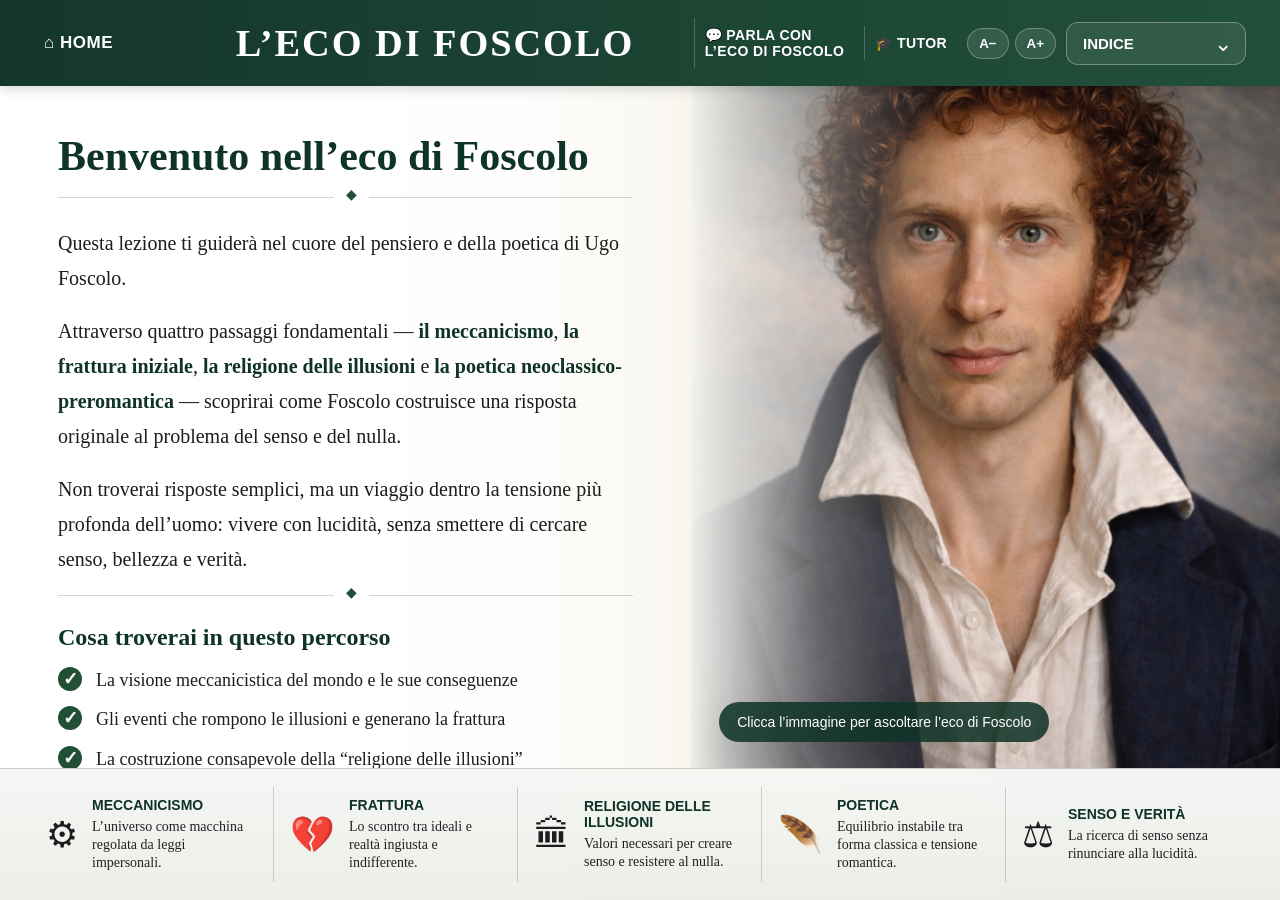
<file: index.html>
<!DOCTYPE html><html lang="it"><head><meta charset="UTF-8"><meta name="viewport" content="width=device-width,initial-scale=1.0"><title>L’eco di Foscolo</title><link rel="manifest" href="manifest.webmanifest"><link rel="stylesheet" href="style.css"></head><body><div class="app"><header class="topbar"><div class="nav-left"><a class="nav-link home" href="index.html">⌂ HOME</a></div><div class="brand">L’ECO DI FOSCOLO</div><nav class="nav-right"><a class="nav-link" href="chatbot-eco.html">💬 PARLA CON<br>L’ECO DI FOSCOLO</a><a class="nav-link" href="tutor.html">🎓 TUTOR</a><div class="font-controls"><button class="font-btn" data-font-minus>A−</button><button class="font-btn" data-font-plus>A+</button></div><div class="select-wrap"><select data-index><option value="">INDICE</option><option value="lezioni/meccanicismo.html">1. Meccanicismo</option><option value="lezioni/frattura.html">2. Frattura iniziale</option><option value="lezioni/religione-illusioni.html">3. Religione delle illusioni</option><option value="lezioni/poetica.html">4. Poetica</option><option value="lezioni/sintesi.html">Sintesi unitaria</option><option value="test/test-foscolo.html">Test finale</option></select></div></nav></header><main class="main"><section class="content-panel"><h1>Benvenuto nell’eco di Foscolo</h1><div class="intro-rule"></div><p>Questa lezione ti guiderà nel cuore del pensiero e della poetica di Ugo Foscolo.</p><p>Attraverso quattro passaggi fondamentali — <strong>il meccanicismo</strong>, <strong>la frattura iniziale</strong>, <strong>la religione delle illusioni</strong> e <strong>la poetica neoclassico-preromantica</strong> — scoprirai come Foscolo costruisce una risposta originale al problema del senso e del nulla.</p><p>Non troverai risposte semplici, ma un viaggio dentro la tensione più profonda dell’uomo: vivere con lucidità, senza smettere di cercare senso, bellezza e verità.</p><div class="intro-rule"></div><h3>Cosa troverai in questo percorso</h3><ul class="check-list"><li>La visione meccanicistica del mondo e le sue conseguenze</li><li>Gli eventi che rompono le illusioni e generano la frattura</li><li>La costruzione consapevole della “religione delle illusioni”</li><li>La poetica che tiene insieme forma e tensione, classicità e inquietudine</li><li>Un test finale per verificare e consolidare ciò che hai imparato</li></ul></section><aside class="sidecar" id="sidecar"><img src="immagini/foscolo.png" alt="Ugo Foscolo"><div class="click-hint">Clicca l’immagine per ascoltare l’eco di Foscolo</div></aside></main><footer class="concept-footer"><div class="concept"><div class="icon">⚙</div><div><strong>MECCANICISMO</strong><span>L’universo come macchina regolata da leggi impersonali.</span></div></div><div class="concept"><div class="icon">💔</div><div><strong>FRATTURA</strong><span>Lo scontro tra ideali e realtà ingiusta e indifferente.</span></div></div><div class="concept"><div class="icon">🏛</div><div><strong>RELIGIONE DELLE ILLUSIONI</strong><span>Valori necessari per creare senso e resistere al nulla.</span></div></div><div class="concept"><div class="icon">🪶</div><div><strong>POETICA</strong><span>Equilibrio instabile tra forma classica e tensione romantica.</span></div></div><div class="concept"><div class="icon">⚖</div><div><strong>SENSO E VERITÀ</strong><span>La ricerca di senso senza rinunciare alla lucidità.</span></div></div></footer></div><script>document.addEventListener('DOMContentLoaded',()=>{const side=document.getElementById('sidecar');side.addEventListener('click',()=>{side.innerHTML=`<div class="video-box"><iframe src="https://www.youtube.com/embed/9wWYBl2ulKw?autoplay=1&playsinline=1" allow="accelerometer; autoplay; clipboard-write; encrypted-media; gyroscope; picture-in-picture; web-share" allowfullscreen></iframe><button class="back-image-btn" onclick="location.reload()">Torna all’immagine</button></div>`},{once:true})})</script><script src="app.js"></script></body></html>
</file>
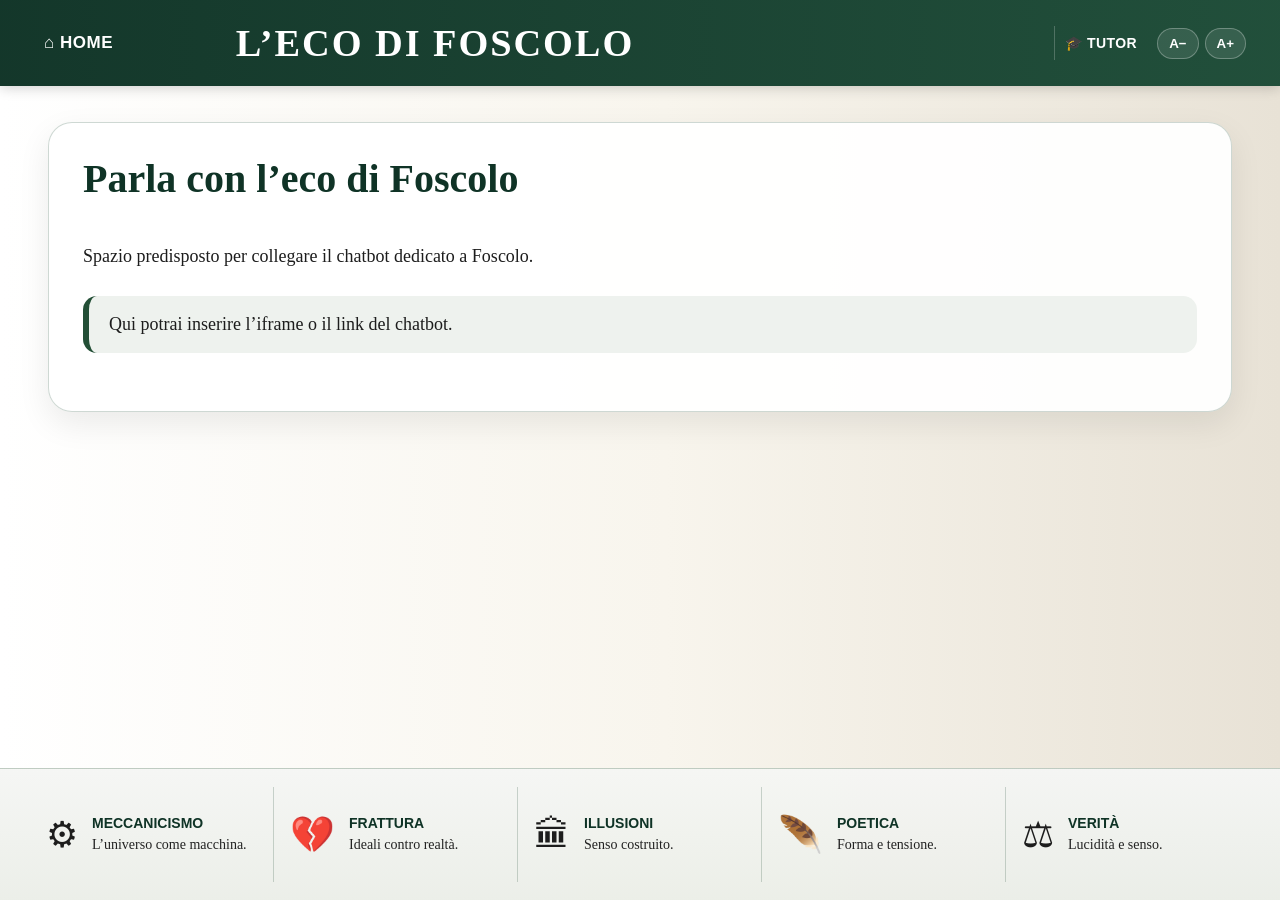
<file: chatbot-eco.html>
<!DOCTYPE html><html lang="it"><head><meta charset="UTF-8"><meta name="viewport" content="width=device-width,initial-scale=1.0"><title>Parla con l’eco di Foscolo</title><link rel="stylesheet" href="style.css"></head><body><div class="app"><header class="topbar"><div class="nav-left"><a class="nav-link home" href="index.html">⌂ HOME</a></div><div class="brand">L’ECO DI FOSCOLO</div><nav class="nav-right"><a class="nav-link" href="tutor.html">🎓 TUTOR</a><div class="font-controls"><button class="font-btn" data-font-minus>A−</button><button class="font-btn" data-font-plus>A+</button></div></nav></header><main class="main lesson-main"><section class="lesson-page"><article class="lesson-card"><h1>Parla con l’eco di Foscolo</h1><p>Spazio predisposto per collegare il chatbot dedicato a Foscolo.</p><div class="box">Qui potrai inserire l’iframe o il link del chatbot.</div></article></section></main><footer class="concept-footer"><div class="concept"><div class="icon">⚙</div><div><strong>MECCANICISMO</strong><span>L’universo come macchina.</span></div></div><div class="concept"><div class="icon">💔</div><div><strong>FRATTURA</strong><span>Ideali contro realtà.</span></div></div><div class="concept"><div class="icon">🏛</div><div><strong>ILLUSIONI</strong><span>Senso costruito.</span></div></div><div class="concept"><div class="icon">🪶</div><div><strong>POETICA</strong><span>Forma e tensione.</span></div></div><div class="concept"><div class="icon">⚖</div><div><strong>VERITÀ</strong><span>Lucidità e senso.</span></div></div></footer></div><script src="app.js"></script></body></html>
</file>
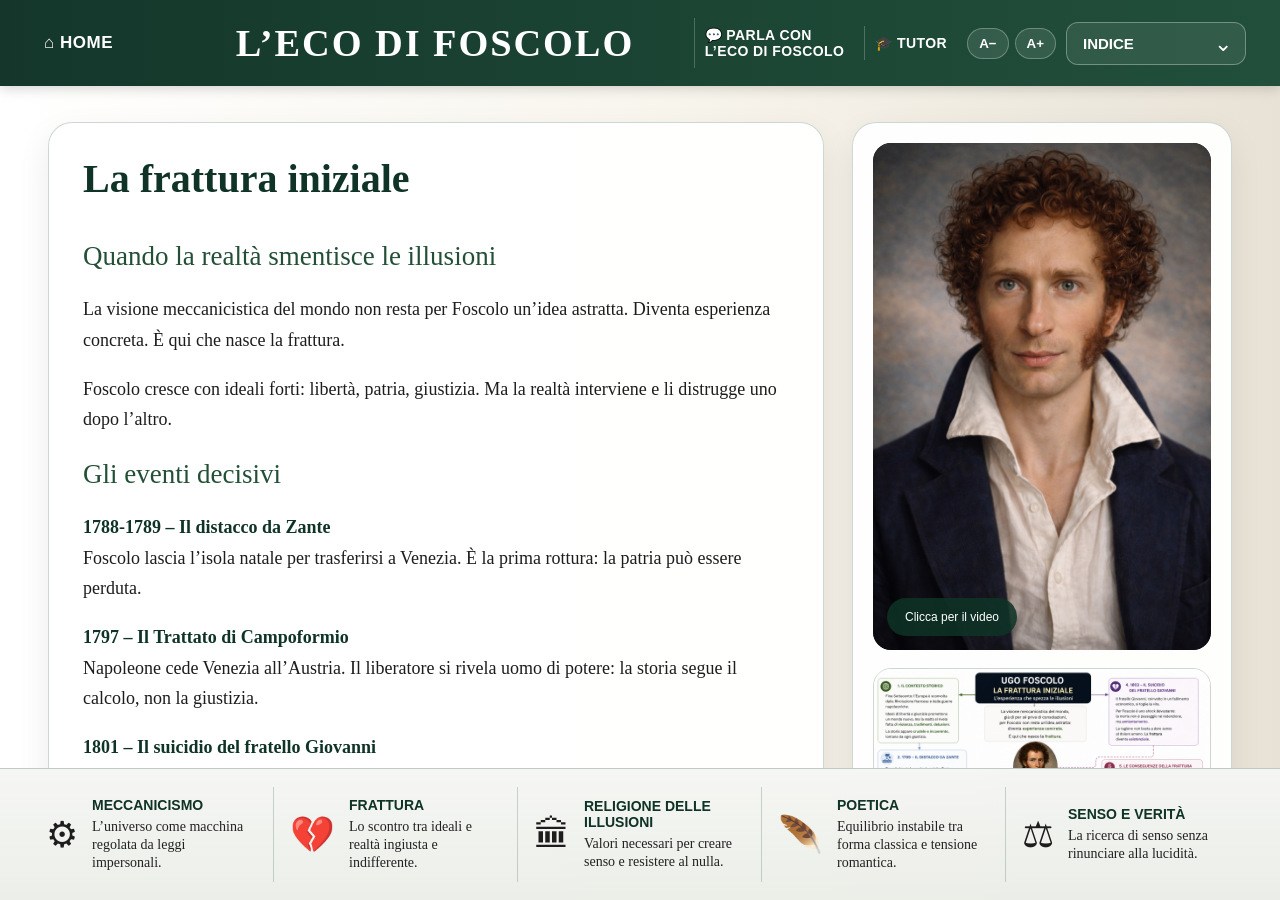
<file: lezioni/frattura.html>
<!DOCTYPE html><html lang="it"><head><meta charset="UTF-8"><meta name="viewport" content="width=device-width,initial-scale=1.0"><title>La frattura iniziale</title><link rel="manifest" href="../manifest.webmanifest"><link rel="stylesheet" href="../style.css"></head><body><div class="app"><header class="topbar"><div class="nav-left"><a class="nav-link home" href="../index.html">⌂ HOME</a></div><div class="brand">L’ECO DI FOSCOLO</div><nav class="nav-right"><a class="nav-link" href="../chatbot-eco.html">💬 PARLA CON<br>L’ECO DI FOSCOLO</a><a class="nav-link" href="../tutor.html">🎓 TUTOR</a><div class="font-controls"><button class="font-btn" data-font-minus>A−</button><button class="font-btn" data-font-plus>A+</button></div><div class="select-wrap"><select data-index><option value="">INDICE</option><option value="../lezioni/meccanicismo.html">1. Meccanicismo</option><option value="../lezioni/frattura.html">2. Frattura iniziale</option><option value="../lezioni/religione-illusioni.html">3. Religione delle illusioni</option><option value="../lezioni/poetica.html">4. Poetica</option><option value="../lezioni/sintesi.html">Sintesi unitaria</option><option value="../test/test-foscolo.html">Test finale</option></select></div></nav></header><main class="main lesson-main"><section class="lesson-page"><div class="lesson-grid"><article class="lesson-card"><h1>La frattura iniziale</h1><h2>Quando la realtà smentisce le illusioni</h2><p>La visione meccanicistica del mondo non resta per Foscolo un’idea astratta. Diventa esperienza concreta. È qui che nasce la frattura.</p><p>Foscolo cresce con ideali forti: libertà, patria, giustizia. Ma la realtà interviene e li distrugge uno dopo l’altro.</p><h2>Gli eventi decisivi</h2><p><strong>1788-1789 – Il distacco da Zante</strong><br>Foscolo lascia l’isola natale per trasferirsi a Venezia. È la prima rottura: la patria può essere perduta.</p><p><strong>1797 – Il Trattato di Campoformio</strong><br>Napoleone cede Venezia all’Austria. Il liberatore si rivela uomo di potere: la storia segue il calcolo, non la giustizia.</p><p><strong>1801 – Il suicidio del fratello Giovanni</strong><br>Il dolore entra nella sua vita in forma privata e irreversibile.</p><div class="box"><strong>Tensione fondamentale</strong><br>Ragione → “non c’è nulla”<br>Cuore → “non può essere tutto qui”</div><p>Questa è la frattura: non tra due idee, ma tra ciò che si vede e ciò che si desidera.</p></article><aside class="media-card"><div class="portrait-trigger" id="portrait"><img src="../immagini/foscolo.png"><div class="click-hint">Clicca per il video</div></div><img class="scheme-img" data-open-img src="../immagini/frattura.png" alt="Schema"></aside></div></section></main><footer class="concept-footer"><div class="concept"><div class="icon">⚙</div><div><strong>MECCANICISMO</strong><span>L’universo come macchina regolata da leggi impersonali.</span></div></div><div class="concept"><div class="icon">💔</div><div><strong>FRATTURA</strong><span>Lo scontro tra ideali e realtà ingiusta e indifferente.</span></div></div><div class="concept"><div class="icon">🏛</div><div><strong>RELIGIONE DELLE ILLUSIONI</strong><span>Valori necessari per creare senso e resistere al nulla.</span></div></div><div class="concept"><div class="icon">🪶</div><div><strong>POETICA</strong><span>Equilibrio instabile tra forma classica e tensione romantica.</span></div></div><div class="concept"><div class="icon">⚖</div><div><strong>SENSO E VERITÀ</strong><span>La ricerca di senso senza rinunciare alla lucidità.</span></div></div></footer></div><div class="modal" id="imgModal"><button data-close-modal>×</button><img></div><script>document.addEventListener('DOMContentLoaded',()=>{const p=document.getElementById('portrait');p.addEventListener('click',()=>{p.innerHTML='<div class="video-box"><iframe src="https://www.youtube.com/embed/9wWYBl2ulKw?autoplay=1&playsinline=1" allowfullscreen></iframe></div>'},{once:true})})</script><script src="../app.js"></script></body></html>
</file>
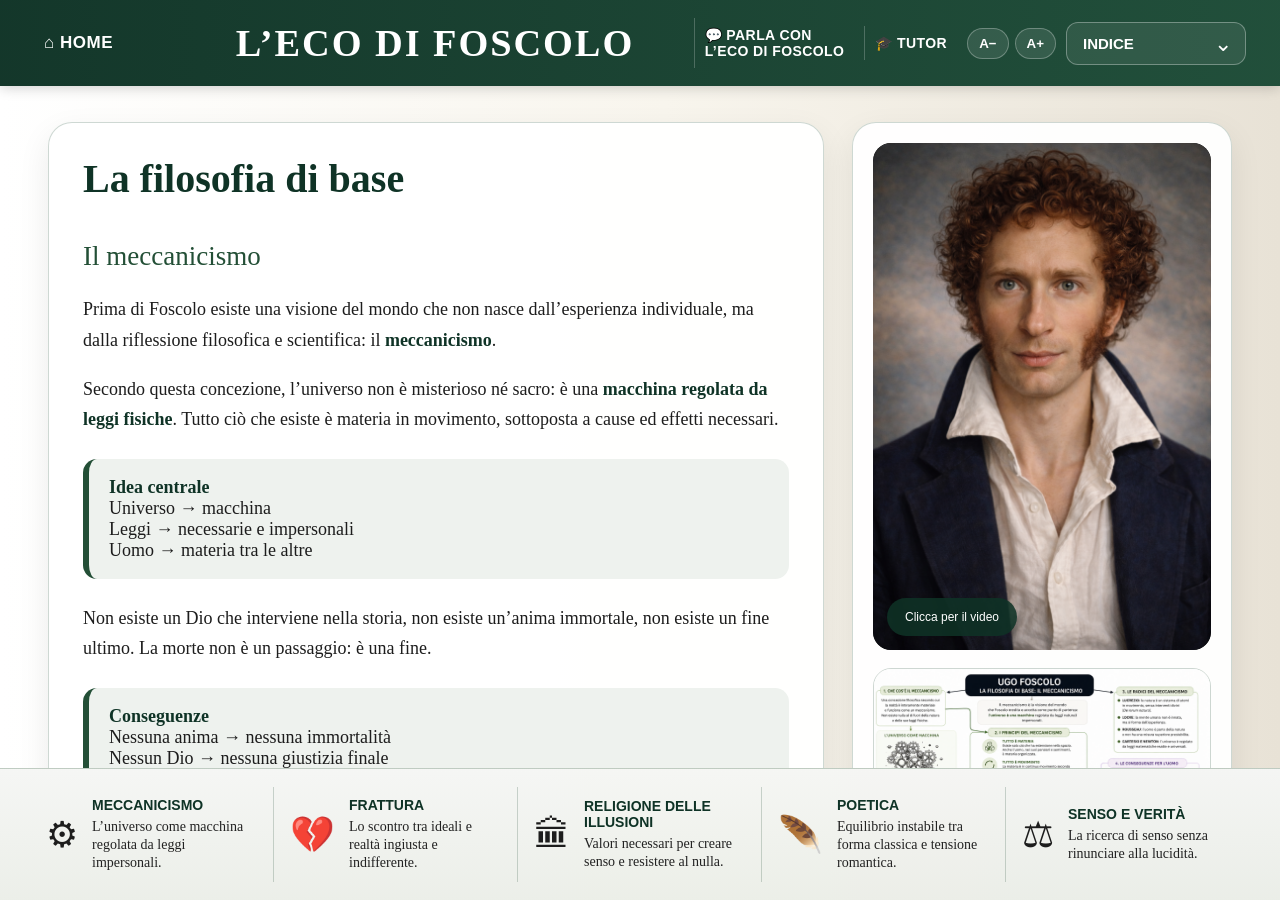
<file: lezioni/meccanicismo.html>
<!DOCTYPE html><html lang="it"><head><meta charset="UTF-8"><meta name="viewport" content="width=device-width,initial-scale=1.0"><title>La filosofia di base</title><link rel="manifest" href="../manifest.webmanifest"><link rel="stylesheet" href="../style.css"></head><body><div class="app"><header class="topbar"><div class="nav-left"><a class="nav-link home" href="../index.html">⌂ HOME</a></div><div class="brand">L’ECO DI FOSCOLO</div><nav class="nav-right"><a class="nav-link" href="../chatbot-eco.html">💬 PARLA CON<br>L’ECO DI FOSCOLO</a><a class="nav-link" href="../tutor.html">🎓 TUTOR</a><div class="font-controls"><button class="font-btn" data-font-minus>A−</button><button class="font-btn" data-font-plus>A+</button></div><div class="select-wrap"><select data-index><option value="">INDICE</option><option value="../lezioni/meccanicismo.html">1. Meccanicismo</option><option value="../lezioni/frattura.html">2. Frattura iniziale</option><option value="../lezioni/religione-illusioni.html">3. Religione delle illusioni</option><option value="../lezioni/poetica.html">4. Poetica</option><option value="../lezioni/sintesi.html">Sintesi unitaria</option><option value="../test/test-foscolo.html">Test finale</option></select></div></nav></header><main class="main lesson-main"><section class="lesson-page"><div class="lesson-grid"><article class="lesson-card"><h1>La filosofia di base</h1><h2>Il meccanicismo</h2><p>Prima di Foscolo esiste una visione del mondo che non nasce dall’esperienza individuale, ma dalla riflessione filosofica e scientifica: il <strong>meccanicismo</strong>.</p><p>Secondo questa concezione, l’universo non è misterioso né sacro: è una <strong>macchina regolata da leggi fisiche</strong>. Tutto ciò che esiste è materia in movimento, sottoposta a cause ed effetti necessari.</p><div class="box"><strong>Idea centrale</strong><br>Universo → macchina<br>Leggi → necessarie e impersonali<br>Uomo → materia tra le altre</div><p>Non esiste un Dio che interviene nella storia, non esiste un’anima immortale, non esiste un fine ultimo. La morte non è un passaggio: è una fine.</p><div class="box"><strong>Conseguenze</strong><br>Nessuna anima → nessuna immortalità<br>Nessun Dio → nessuna giustizia finale<br>Nessun fine → nessun senso dato</div><p>Non è una visione disperata in sé: è una visione <strong>lucida</strong>. Il problema nasce quando questa lucidità entra in contatto con la vita concreta dell’uomo.</p></article><aside class="media-card"><div class="portrait-trigger" id="portrait"><img src="../immagini/foscolo.png"><div class="click-hint">Clicca per il video</div></div><img class="scheme-img" data-open-img src="../immagini/meccanicismo.png" alt="Schema"></aside></div></section></main><footer class="concept-footer"><div class="concept"><div class="icon">⚙</div><div><strong>MECCANICISMO</strong><span>L’universo come macchina regolata da leggi impersonali.</span></div></div><div class="concept"><div class="icon">💔</div><div><strong>FRATTURA</strong><span>Lo scontro tra ideali e realtà ingiusta e indifferente.</span></div></div><div class="concept"><div class="icon">🏛</div><div><strong>RELIGIONE DELLE ILLUSIONI</strong><span>Valori necessari per creare senso e resistere al nulla.</span></div></div><div class="concept"><div class="icon">🪶</div><div><strong>POETICA</strong><span>Equilibrio instabile tra forma classica e tensione romantica.</span></div></div><div class="concept"><div class="icon">⚖</div><div><strong>SENSO E VERITÀ</strong><span>La ricerca di senso senza rinunciare alla lucidità.</span></div></div></footer></div><div class="modal" id="imgModal"><button data-close-modal>×</button><img></div><script>document.addEventListener('DOMContentLoaded',()=>{const p=document.getElementById('portrait');p.addEventListener('click',()=>{p.innerHTML='<div class="video-box"><iframe src="https://app.heygen.com/embeds/13db8abcc65642b693a5cb18f7fe8539" allow="encrypted-media; fullscreen;" allowfullscreen></iframe></div>'},{once:true})})</script><script src="../app.js"></script></body></html>
</file>
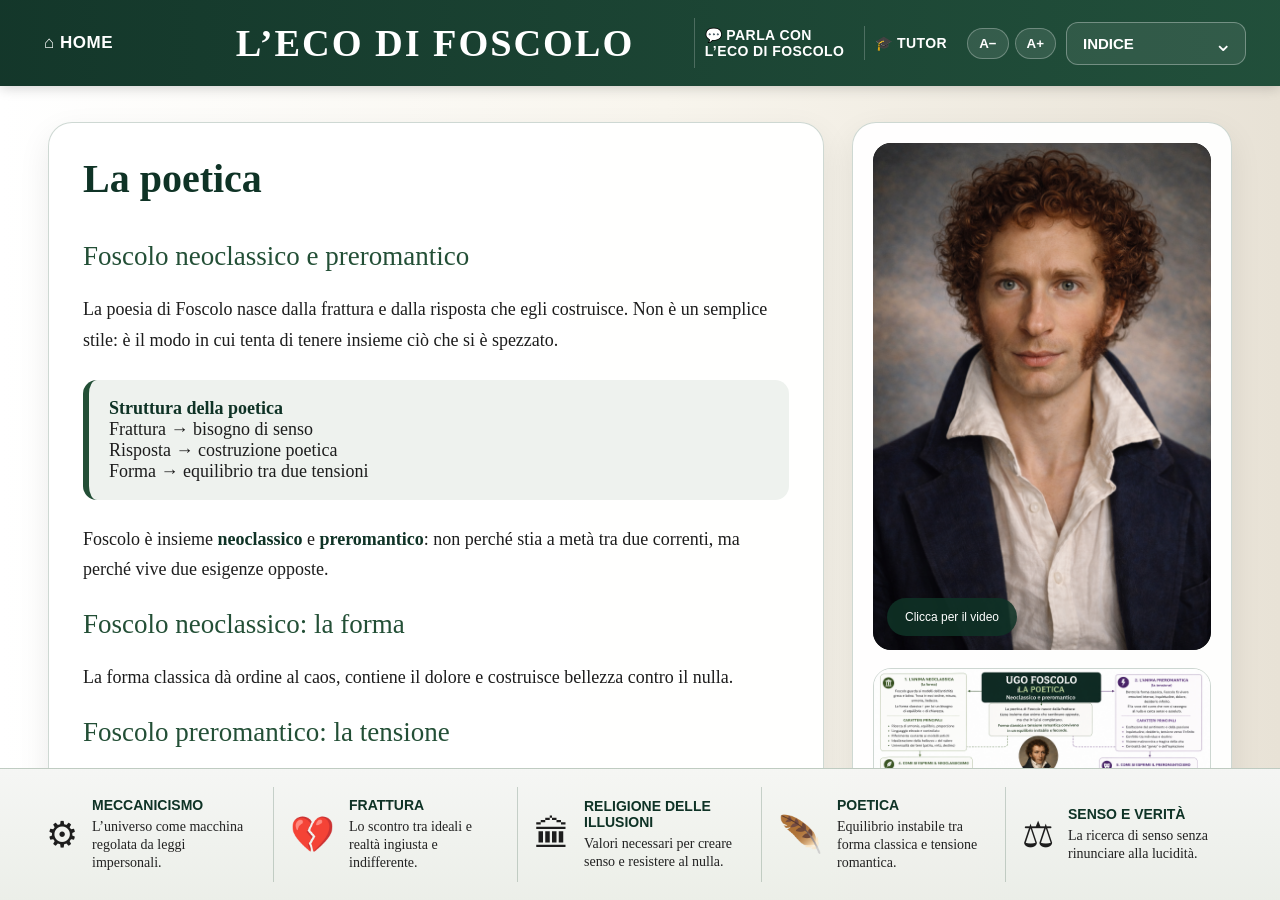
<file: lezioni/poetica.html>
<!DOCTYPE html><html lang="it"><head><meta charset="UTF-8"><meta name="viewport" content="width=device-width,initial-scale=1.0"><title>La poetica</title><link rel="manifest" href="../manifest.webmanifest"><link rel="stylesheet" href="../style.css"></head><body><div class="app"><header class="topbar"><div class="nav-left"><a class="nav-link home" href="../index.html">⌂ HOME</a></div><div class="brand">L’ECO DI FOSCOLO</div><nav class="nav-right"><a class="nav-link" href="../chatbot-eco.html">💬 PARLA CON<br>L’ECO DI FOSCOLO</a><a class="nav-link" href="../tutor.html">🎓 TUTOR</a><div class="font-controls"><button class="font-btn" data-font-minus>A−</button><button class="font-btn" data-font-plus>A+</button></div><div class="select-wrap"><select data-index><option value="">INDICE</option><option value="../lezioni/meccanicismo.html">1. Meccanicismo</option><option value="../lezioni/frattura.html">2. Frattura iniziale</option><option value="../lezioni/religione-illusioni.html">3. Religione delle illusioni</option><option value="../lezioni/poetica.html">4. Poetica</option><option value="../lezioni/sintesi.html">Sintesi unitaria</option><option value="../test/test-foscolo.html">Test finale</option></select></div></nav></header><main class="main lesson-main"><section class="lesson-page"><div class="lesson-grid"><article class="lesson-card"><h1>La poetica</h1><h2>Foscolo neoclassico e preromantico</h2><p>La poesia di Foscolo nasce dalla frattura e dalla risposta che egli costruisce. Non è un semplice stile: è il modo in cui tenta di tenere insieme ciò che si è spezzato.</p><div class="box"><strong>Struttura della poetica</strong><br>Frattura → bisogno di senso<br>Risposta → costruzione poetica<br>Forma → equilibrio tra due tensioni</div><p>Foscolo è insieme <strong>neoclassico</strong> e <strong>preromantico</strong>: non perché stia a metà tra due correnti, ma perché vive due esigenze opposte.</p><h2>Foscolo neoclassico: la forma</h2><p>La forma classica dà ordine al caos, contiene il dolore e costruisce bellezza contro il nulla.</p><h2>Foscolo preromantico: la tensione</h2><p>Dentro la forma continua a vivere una tensione irrisolta: desiderio di infinito, dolore, inquietudine.</p><div class="box"><strong>Sintesi</strong><br>Forma classica → contiene<br>Tensione romantica → rompe<br>Poesia → equilibrio instabile</div></article><aside class="media-card"><div class="portrait-trigger" id="portrait"><img src="../immagini/foscolo.png"><div class="click-hint">Clicca per il video</div></div><img class="scheme-img" data-open-img src="../immagini/poetica.png" alt="Schema"></aside></div></section></main><footer class="concept-footer"><div class="concept"><div class="icon">⚙</div><div><strong>MECCANICISMO</strong><span>L’universo come macchina regolata da leggi impersonali.</span></div></div><div class="concept"><div class="icon">💔</div><div><strong>FRATTURA</strong><span>Lo scontro tra ideali e realtà ingiusta e indifferente.</span></div></div><div class="concept"><div class="icon">🏛</div><div><strong>RELIGIONE DELLE ILLUSIONI</strong><span>Valori necessari per creare senso e resistere al nulla.</span></div></div><div class="concept"><div class="icon">🪶</div><div><strong>POETICA</strong><span>Equilibrio instabile tra forma classica e tensione romantica.</span></div></div><div class="concept"><div class="icon">⚖</div><div><strong>SENSO E VERITÀ</strong><span>La ricerca di senso senza rinunciare alla lucidità.</span></div></div></footer></div><div class="modal" id="imgModal"><button data-close-modal>×</button><img></div><script>document.addEventListener('DOMContentLoaded',()=>{const p=document.getElementById('portrait');p.addEventListener('click',()=>{p.innerHTML='<div class="video-box"><iframe src="https://app.heygen.com/embeds/ae345a78bd6e488eb0b6211385a6aa33" allow="encrypted-media; fullscreen;" allowfullscreen></iframe></div>'},{once:true})})</script><script src="../app.js"></script></body></html>
</file>
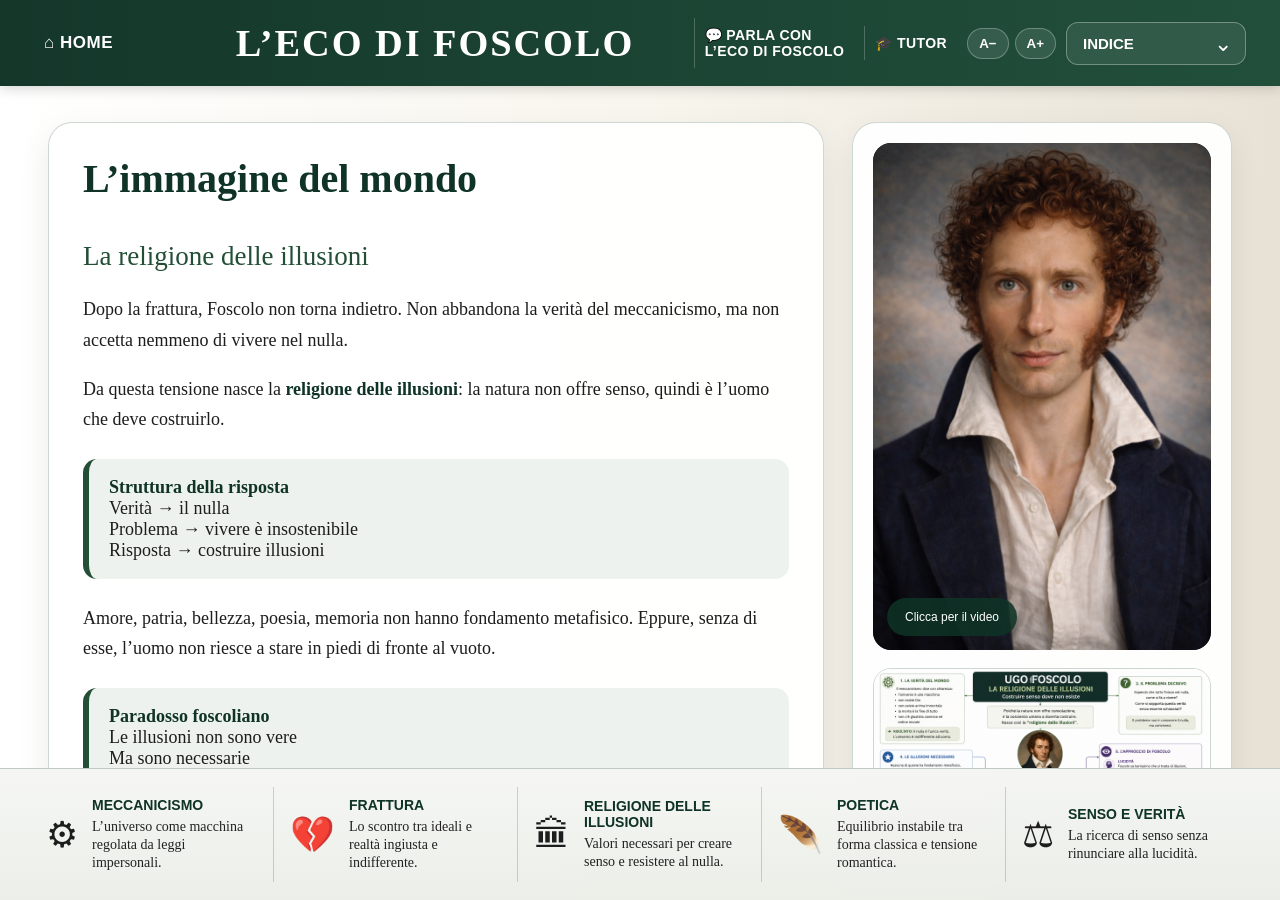
<file: lezioni/religione-illusioni.html>
<!DOCTYPE html><html lang="it"><head><meta charset="UTF-8"><meta name="viewport" content="width=device-width,initial-scale=1.0"><title>L’immagine del mondo</title><link rel="manifest" href="../manifest.webmanifest"><link rel="stylesheet" href="../style.css"></head><body><div class="app"><header class="topbar"><div class="nav-left"><a class="nav-link home" href="../index.html">⌂ HOME</a></div><div class="brand">L’ECO DI FOSCOLO</div><nav class="nav-right"><a class="nav-link" href="../chatbot-eco.html">💬 PARLA CON<br>L’ECO DI FOSCOLO</a><a class="nav-link" href="../tutor.html">🎓 TUTOR</a><div class="font-controls"><button class="font-btn" data-font-minus>A−</button><button class="font-btn" data-font-plus>A+</button></div><div class="select-wrap"><select data-index><option value="">INDICE</option><option value="../lezioni/meccanicismo.html">1. Meccanicismo</option><option value="../lezioni/frattura.html">2. Frattura iniziale</option><option value="../lezioni/religione-illusioni.html">3. Religione delle illusioni</option><option value="../lezioni/poetica.html">4. Poetica</option><option value="../lezioni/sintesi.html">Sintesi unitaria</option><option value="../test/test-foscolo.html">Test finale</option></select></div></nav></header><main class="main lesson-main"><section class="lesson-page"><div class="lesson-grid"><article class="lesson-card"><h1>L’immagine del mondo</h1><h2>La religione delle illusioni</h2><p>Dopo la frattura, Foscolo non torna indietro. Non abbandona la verità del meccanicismo, ma non accetta nemmeno di vivere nel nulla.</p><p>Da questa tensione nasce la <strong>religione delle illusioni</strong>: la natura non offre senso, quindi è l’uomo che deve costruirlo.</p><div class="box"><strong>Struttura della risposta</strong><br>Verità → il nulla<br>Problema → vivere è insostenibile<br>Risposta → costruire illusioni</div><p>Amore, patria, bellezza, poesia, memoria non hanno fondamento metafisico. Eppure, senza di esse, l’uomo non riesce a stare in piedi di fronte al vuoto.</p><div class="box"><strong>Paradosso foscoliano</strong><br>Le illusioni non sono vere<br>Ma sono necessarie<br>E quindi devono essere difese</div><p>La poesia nasce qui: non come fuga, ma come forma del senso costruito.</p></article><aside class="media-card"><div class="portrait-trigger" id="portrait"><img src="../immagini/foscolo.png"><div class="click-hint">Clicca per il video</div></div><img class="scheme-img" data-open-img src="../immagini/religione-illusioni.png" alt="Schema"></aside></div></section></main><footer class="concept-footer"><div class="concept"><div class="icon">⚙</div><div><strong>MECCANICISMO</strong><span>L’universo come macchina regolata da leggi impersonali.</span></div></div><div class="concept"><div class="icon">💔</div><div><strong>FRATTURA</strong><span>Lo scontro tra ideali e realtà ingiusta e indifferente.</span></div></div><div class="concept"><div class="icon">🏛</div><div><strong>RELIGIONE DELLE ILLUSIONI</strong><span>Valori necessari per creare senso e resistere al nulla.</span></div></div><div class="concept"><div class="icon">🪶</div><div><strong>POETICA</strong><span>Equilibrio instabile tra forma classica e tensione romantica.</span></div></div><div class="concept"><div class="icon">⚖</div><div><strong>SENSO E VERITÀ</strong><span>La ricerca di senso senza rinunciare alla lucidità.</span></div></div></footer></div><div class="modal" id="imgModal"><button data-close-modal>×</button><img></div><script>document.addEventListener('DOMContentLoaded',()=>{const p=document.getElementById('portrait');p.addEventListener('click',()=>{p.innerHTML='<div class="video-box"><iframe src="https://app.heygen.com/embeds/13db8abcc65642b693a5cb18f7fe8539" allow="encrypted-media; fullscreen;" allowfullscreen></iframe></div>'},{once:true})})</script><script src="../app.js"></script></body></html>
</file>
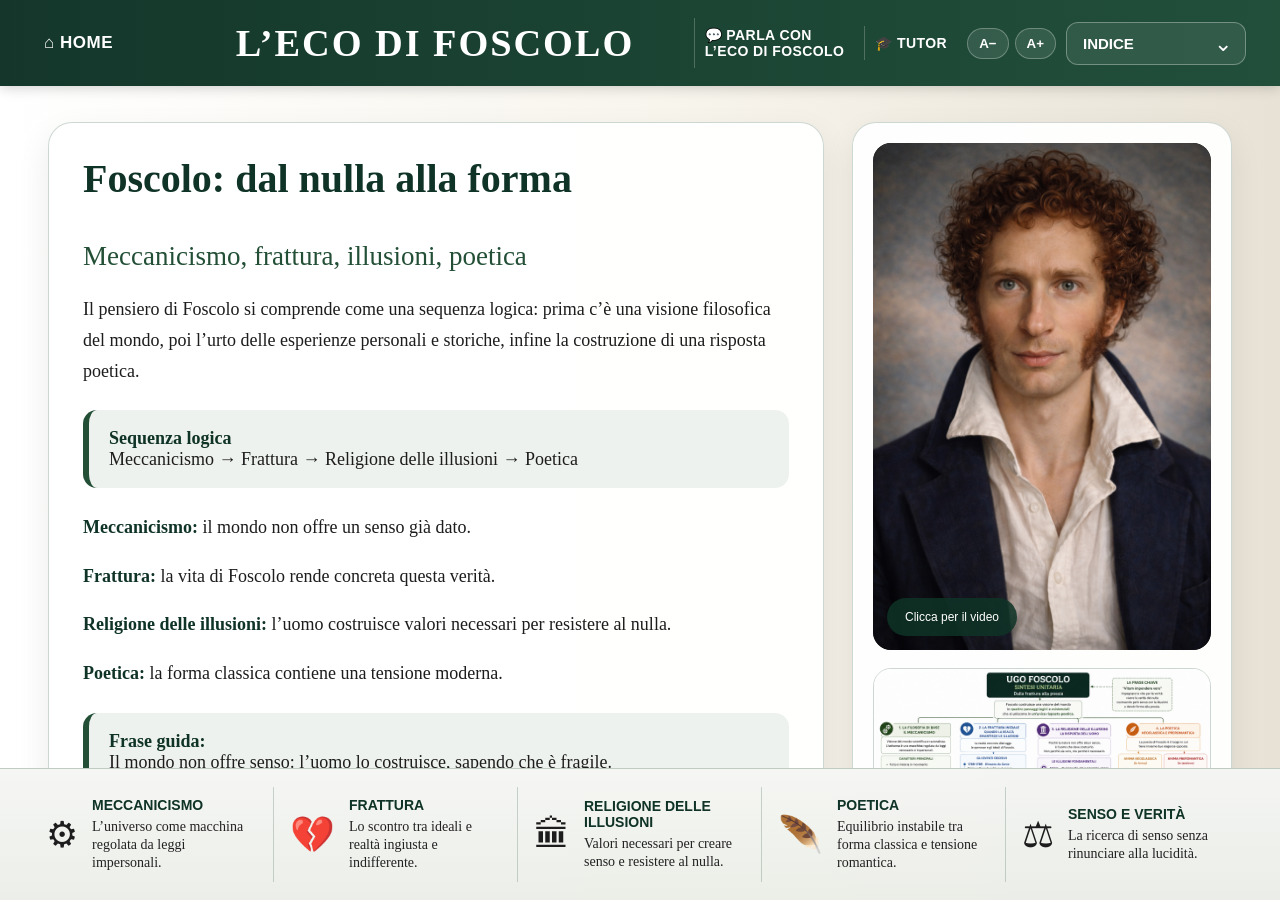
<file: lezioni/sintesi.html>
<!DOCTYPE html><html lang="it"><head><meta charset="UTF-8"><meta name="viewport" content="width=device-width,initial-scale=1.0"><title>Foscolo: dal nulla alla forma</title><link rel="manifest" href="../manifest.webmanifest"><link rel="stylesheet" href="../style.css"></head><body><div class="app"><header class="topbar"><div class="nav-left"><a class="nav-link home" href="../index.html">⌂ HOME</a></div><div class="brand">L’ECO DI FOSCOLO</div><nav class="nav-right"><a class="nav-link" href="../chatbot-eco.html">💬 PARLA CON<br>L’ECO DI FOSCOLO</a><a class="nav-link" href="../tutor.html">🎓 TUTOR</a><div class="font-controls"><button class="font-btn" data-font-minus>A−</button><button class="font-btn" data-font-plus>A+</button></div><div class="select-wrap"><select data-index><option value="">INDICE</option><option value="../lezioni/meccanicismo.html">1. Meccanicismo</option><option value="../lezioni/frattura.html">2. Frattura iniziale</option><option value="../lezioni/religione-illusioni.html">3. Religione delle illusioni</option><option value="../lezioni/poetica.html">4. Poetica</option><option value="../lezioni/sintesi.html">Sintesi unitaria</option><option value="../test/test-foscolo.html">Test finale</option></select></div></nav></header><main class="main lesson-main"><section class="lesson-page"><div class="lesson-grid"><article class="lesson-card"><h1>Foscolo: dal nulla alla forma</h1><h2>Meccanicismo, frattura, illusioni, poetica</h2><p>Il pensiero di Foscolo si comprende come una sequenza logica: prima c’è una visione filosofica del mondo, poi l’urto delle esperienze personali e storiche, infine la costruzione di una risposta poetica.</p><div class="box"><strong>Sequenza logica</strong><br>Meccanicismo → Frattura → Religione delle illusioni → Poetica</div><p><strong>Meccanicismo:</strong> il mondo non offre un senso già dato.</p><p><strong>Frattura:</strong> la vita di Foscolo rende concreta questa verità.</p><p><strong>Religione delle illusioni:</strong> l’uomo costruisce valori necessari per resistere al nulla.</p><p><strong>Poetica:</strong> la forma classica contiene una tensione moderna.</p><div class="box"><strong>Frase guida:</strong><br>Il mondo non offre senso: l’uomo lo costruisce, sapendo che è fragile.</div><h2>Vocabolario essenziale</h2><p><strong>Meccanicismo:</strong> universo come macchina. <strong>Frattura:</strong> tensione tra verità e desiderio. <strong>Illusioni:</strong> valori necessari. <strong>Poetica:</strong> forma data alla contraddizione.</p></article><aside class="media-card"><div class="portrait-trigger" id="portrait"><img src="../immagini/foscolo.png"><div class="click-hint">Clicca per il video</div></div><img class="scheme-img" data-open-img src="../immagini/sintesi.png" alt="Schema"></aside></div></section></main><footer class="concept-footer"><div class="concept"><div class="icon">⚙</div><div><strong>MECCANICISMO</strong><span>L’universo come macchina regolata da leggi impersonali.</span></div></div><div class="concept"><div class="icon">💔</div><div><strong>FRATTURA</strong><span>Lo scontro tra ideali e realtà ingiusta e indifferente.</span></div></div><div class="concept"><div class="icon">🏛</div><div><strong>RELIGIONE DELLE ILLUSIONI</strong><span>Valori necessari per creare senso e resistere al nulla.</span></div></div><div class="concept"><div class="icon">🪶</div><div><strong>POETICA</strong><span>Equilibrio instabile tra forma classica e tensione romantica.</span></div></div><div class="concept"><div class="icon">⚖</div><div><strong>SENSO E VERITÀ</strong><span>La ricerca di senso senza rinunciare alla lucidità.</span></div></div></footer></div><div class="modal" id="imgModal"><button data-close-modal>×</button><img></div><script>document.addEventListener('DOMContentLoaded',()=>{const p=document.getElementById('portrait');p.addEventListener('click',()=>{p.innerHTML='<div class="video-box"><iframe src="https://www.youtube.com/embed/9wWYBl2ulKw?autoplay=1&playsinline=1" allowfullscreen></iframe></div>'},{once:true})})</script><script src="../app.js"></script></body></html>
</file>
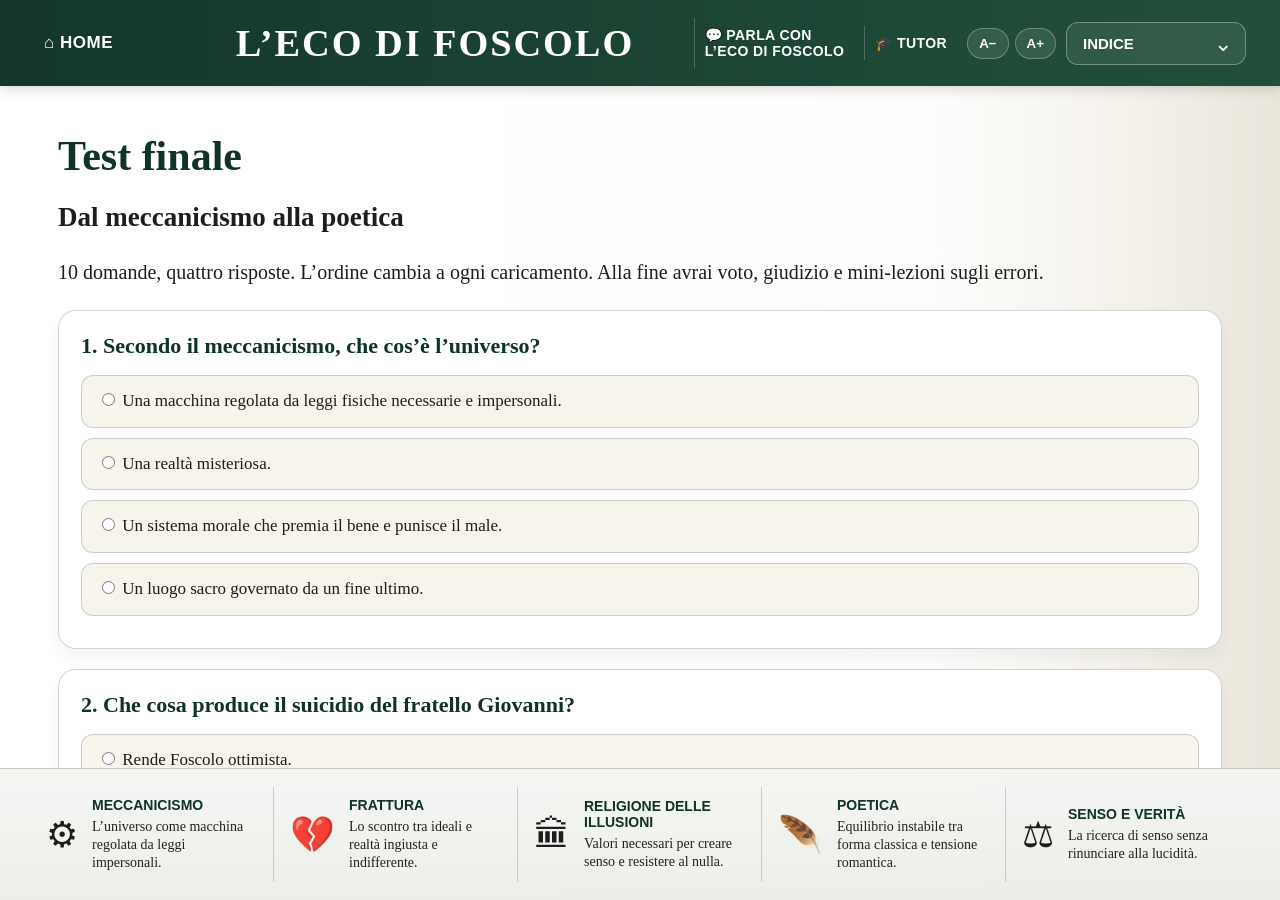
<file: test/test-foscolo.html>
<!DOCTYPE html><html lang="it"><head><meta charset="UTF-8"><meta name="viewport" content="width=device-width, initial-scale=1.0"><title>Test finale</title><link rel="manifest" href="/manifest.webmanifest"><link rel="stylesheet" href="/style.css"></head><body><div class="app"><header class="topbar"><div class="nav-left"><a class="nav-link home" href="/index.html">⌂ HOME</a></div><div class="brand">L’ECO DI FOSCOLO</div><nav class="nav-right"><a class="nav-link" href="/chatbot-eco.html">💬 PARLA CON<br>L’ECO DI FOSCOLO</a><a class="nav-link" href="/tutor.html">🎓 TUTOR</a><div class="font-controls"><button class="font-btn" data-font-minus>A−</button><button class="font-btn" data-font-plus>A+</button></div><div class="select-wrap"><select data-index><option value="">INDICE</option><option value="/lezioni/meccanicismo.html">1. Meccanicismo</option><option value="/lezioni/frattura.html">2. Frattura iniziale</option><option value="/lezioni/religione-illusioni.html">3. Religione delle illusioni</option><option value="/lezioni/poetica.html">4. Poetica</option><option value="/lezioni/sintesi.html">Sintesi unitaria</option><option value="/test/test-foscolo.html">Test finale</option></select></div></nav></header><main class="main"><section class="content-panel" style="grid-column:1/-1"><h1>Test finale</h1><h2>Dal meccanicismo alla poetica</h2><p class="lead">10 domande, quattro risposte. L’ordine cambia a ogni caricamento. Alla fine avrai voto, giudizio e mini-lezioni sugli errori.</p><form id="quizForm"></form><button class="primary-btn" id="submitBtn" type="button">Correggi il test</button> <button class="primary-btn hidden" id="reloadBtn" type="button">Ricomincia</button><section id="result"></section></section></main><footer class="concept-footer"><div class="concept"><div class="icon">⚙</div><div><strong>MECCANICISMO</strong><span>L’universo come macchina regolata da leggi impersonali.</span></div></div><div class="concept"><div class="icon">💔</div><div><strong>FRATTURA</strong><span>Lo scontro tra ideali e realtà ingiusta e indifferente.</span></div></div><div class="concept"><div class="icon">🏛</div><div><strong>RELIGIONE DELLE ILLUSIONI</strong><span>Valori necessari per creare senso e resistere al nulla.</span></div></div><div class="concept"><div class="icon">🪶</div><div><strong>POETICA</strong><span>Equilibrio instabile tra forma classica e tensione romantica.</span></div></div><div class="concept"><div class="icon">⚖</div><div><strong>SENSO E VERITÀ</strong><span>La ricerca di senso senza rinunciare alla lucidità.</span></div></div></footer></div><script src="/app.js"></script><script>
const questions=[{"q": "Secondo il meccanicismo, che cos’è l’universo?", "answers": [{"t": "Una macchina regolata da leggi fisiche necessarie e impersonali.", "ok": true}, {"t": "Un sistema morale che premia il bene e punisce il male.", "ok": false}, {"t": "Un luogo sacro governato da un fine ultimo.", "ok": false}, {"t": "Una realtà misteriosa.", "ok": false}], "lesson": "Il meccanicismo considera l’universo come una macchina: tutto è materia in movimento."}, {"q": "Qual è una conseguenza centrale del meccanicismo?", "answers": [{"t": "La morte è una fine, non un passaggio verso un aldilà.", "ok": true}, {"t": "L’anima immortale sopravvive.", "ok": false}, {"t": "La giustizia cosmica ripara tutto.", "ok": false}, {"t": "Il dolore riceve sempre ricompensa.", "ok": false}], "lesson": "Se tutto è materia, non esiste anima immortale né aldilà."}, {"q": "Perché il meccanicismo è importante per Foscolo?", "answers": [{"t": "Perché offre la verità del nulla con cui dovrà fare i conti.", "ok": true}, {"t": "Perché consola con una visione religiosa.", "ok": false}, {"t": "Perché protegge la patria.", "ok": false}, {"t": "Perché elimina il conflitto.", "ok": false}], "lesson": "Foscolo eredita una visione dura: il mondo non dà senso o consolazione."}, {"q": "Che cosa rappresenta il distacco da Zante?", "answers": [{"t": "Una prima incrinatura: la patria può essere perduta.", "ok": true}, {"t": "Una vittoria politica.", "ok": false}, {"t": "La prova che la natura protegge.", "ok": false}, {"t": "La fine della sua inquietudine.", "ok": false}], "lesson": "Il distacco da Zante è esperienza di perdita."}, {"q": "Perché Campoformio è decisivo?", "answers": [{"t": "Perché mostra il tradimento degli ideali e la logica del potere.", "ok": true}, {"t": "Perché garantisce libertà a Venezia.", "ok": false}, {"t": "Perché dimostra la giustizia di Napoleone.", "ok": false}, {"t": "Perché cancella il dolore.", "ok": false}], "lesson": "Campoformio mostra che la storia segue il calcolo politico."}, {"q": "Che cosa produce il suicidio del fratello Giovanni?", "answers": [{"t": "Rende il dolore privato, irreversibile e senza compensazione.", "ok": true}, {"t": "Conferma la provvidenza.", "ok": false}, {"t": "Dimostra che la ragione guarisce.", "ok": false}, {"t": "Rende Foscolo ottimista.", "ok": false}], "lesson": "Con Giovanni la frattura diventa personale."}, {"q": "Qual è la frattura fondamentale?", "answers": [{"t": "La ragione vede il nulla, ma il cuore desidera senso.", "ok": true}, {"t": "La fede cancella il meccanicismo.", "ok": false}, {"t": "La storia garantisce giustizia.", "ok": false}, {"t": "La poesia elimina ogni tensione.", "ok": false}], "lesson": "La frattura è tra ciò che si vede e ciò che si desidera."}, {"q": "Che cosa significa religione delle illusioni?", "answers": [{"t": "Costruire valori necessari sapendo che non hanno fondamento metafisico.", "ok": true}, {"t": "Credere a verità eterne garantite da Dio.", "ok": false}, {"t": "Rifiutare amore e patria.", "ok": false}, {"t": "Sostituire la poesia con religione tradizionale.", "ok": false}], "lesson": "Le illusioni danno senso senza negare il nulla."}, {"q": "Qual è il paradosso delle illusioni?", "answers": [{"t": "Non sono vere in senso assoluto, ma sono necessarie per vivere.", "ok": true}, {"t": "Sono vere perché provano l’aldilà.", "ok": false}, {"t": "Sono inutili.", "ok": false}, {"t": "Sono leggi fisiche.", "ok": false}], "lesson": "Foscolo sa che non sono garantite, ma le difende."}, {"q": "Perché Foscolo è neoclassico e preromantico?", "answers": [{"t": "Perché usa la forma classica per contenere una tensione moderna.", "ok": true}, {"t": "Perché rifiuta antico e sentimento.", "ok": false}, {"t": "Perché imita solo l’antico.", "ok": false}, {"t": "Perché rifiuta ogni forma.", "ok": false}], "lesson": "Il neoclassicismo dà ordine; il preromanticismo porta inquietudine."}];
function shuffle(a){a=[...a];for(let i=a.length-1;i>0;i--){const j=Math.floor(Math.random()*(i+1));[a[i],a[j]]=[a[j],a[i]]}return a}
const quiz=shuffle(questions).map(q=>({...q,answers:shuffle(q.answers)}));
const form=document.getElementById('quizForm');
quiz.forEach((item,index)=>{let div=document.createElement('div');div.className='question';div.innerHTML='<h3>'+(index+1)+'. '+item.q+'</h3>';item.answers.forEach((a,i)=>{let lab=document.createElement('label');lab.innerHTML='<input type="radio" name="q'+index+'" value="'+i+'"> '+a.t;div.appendChild(lab)});form.appendChild(div)});
function judge(s){if(s>=9)return'Ottimo: percorso molto chiaro.';if(s>=8)return'Buono: quadro solido.';if(s>=6)return'Sufficiente: concetti principali compresi.';if(s>=5)return'Parziale: devi rinforzare i collegamenti.';return'Insufficiente: riprendi la sequenza dall’inizio.'}
document.getElementById('submitBtn').onclick=()=>{let c=0,m=[];quiz.forEach((item,index)=>{let sel=document.querySelector('input[name="q'+index+'"]:checked'), corr=item.answers.find(a=>a.ok);if(sel){let ch=item.answers[Number(sel.value)];if(ch.ok)c++;else m.push({q:item.q,chosen:ch.t,correct:corr.t,lesson:item.lesson})}else m.push({q:item.q,chosen:'Nessuna risposta selezionata.',correct:corr.t,lesson:item.lesson})});let vote=(c/quiz.length*10).toFixed(1);let html='<div class="result-card"><h2>Risultato finale</h2><div style="font-size:44px;font-weight:bold">'+vote+'/10</div><p><strong>Giudizio:</strong> '+judge(Number(vote))+'</p><p>Risposte corrette: '+c+' su '+quiz.length+'</p></div>';if(!m.length)html+='<div class="review" style="border-left-color:#3c763d"><h3>Nessun recupero necessario</h3><p>Tutto corretto.</p></div>';else{html+='<h2>Mini-lezioni di recupero</h2>';m.forEach((x,i)=>html+='<div class="review"><h3>Errore '+(i+1)+': '+x.q+'</h3><p><strong>Risposta data:</strong> '+x.chosen+'</p><p><strong>Risposta corretta:</strong> '+x.correct+'</p><p><strong>Chiarimento:</strong> '+x.lesson+'</p></div>')}document.getElementById('result').innerHTML=html;document.getElementById('submitBtn').disabled=true;document.getElementById('reloadBtn').classList.remove('hidden');document.getElementById('result').scrollIntoView({behavior:'smooth'})};
document.getElementById('reloadBtn').onclick=()=>location.reload()
</script></body></html>
</file>
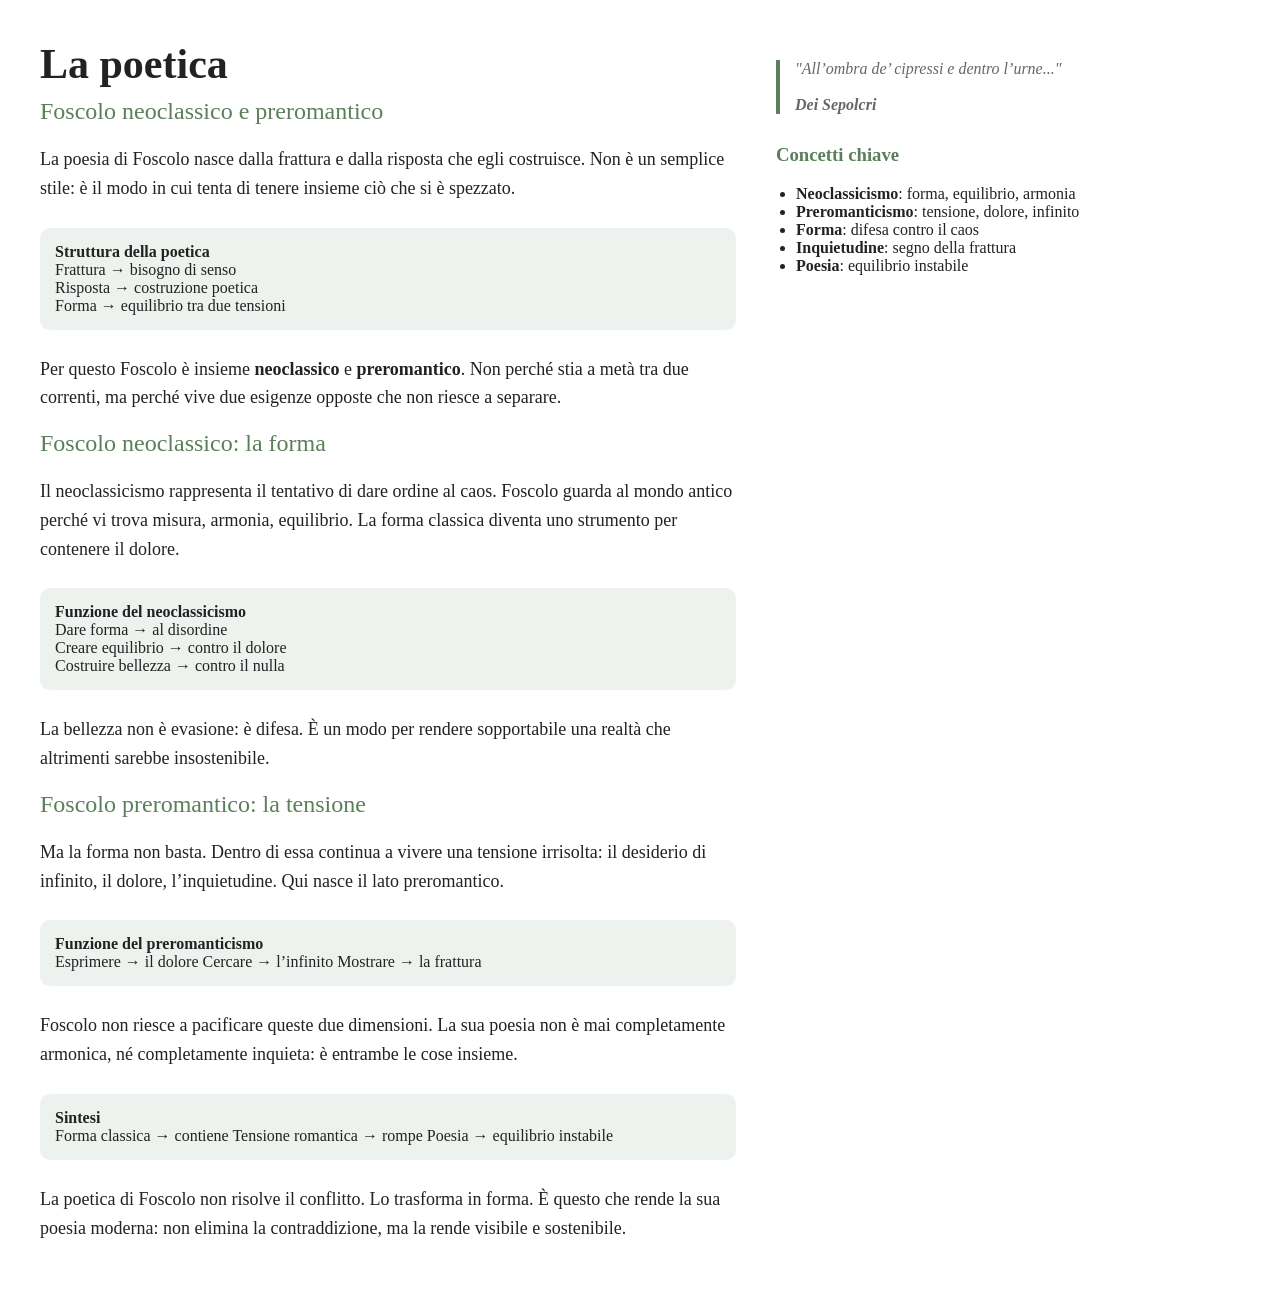
<file: testi/foscolo_classico-preromantico.html>
<!DOCTYPE html>
<html lang="it">
<head>
<meta charset="UTF-8" />
<meta name="viewport" content="width=device-width, initial-scale=1.0" />
<title>Foscolo – Poetica</title>
<style>
  :root{
    --green:#5b7f5b;
    --light:#f5f6f4;
    --text:#222;
    --muted:#666;
  }
  body{
    margin:0;
    font-family: "Georgia", serif;
    color:var(--text);
    background:#fff;
  }
  .container{
    display:grid;
    grid-template-columns: 1.2fr 0.8fr;
    gap:40px;
    padding:40px;
    max-width:1200px;
    margin:auto;
  }
  h1{
    font-size:42px;
    margin:0 0 10px 0;
  }
  h2{
    color:var(--green);
    font-weight:400;
    margin-top:0;
  }
  p{
    line-height:1.6;
    font-size:18px;
  }
  .highlight{
    font-weight:bold;
  }
  .box{
    background:#eef2ee;
    padding:15px;
    border-radius:10px;
    margin:25px 0;
  }
  .keywords{
    margin-top:30px;
  }
  .keywords h3{
    color:var(--green);
  }
  .keywords ul{
    padding-left:20px;
  }
  .quote{
    font-style:italic;
    color:var(--muted);
    border-left:4px solid var(--green);
    padding-left:15px;
    margin-top:20px;
  }
  img{
    width:100%;
    border-radius:10px;
  }
</style>
</head>
<body>

<div class="container">

  <!-- LEFT COLUMN -->
  <div>
    <h1>La poetica</h1>
    <h2>Foscolo neoclassico e preromantico</h2>

    <p>La poesia di Foscolo nasce dalla frattura e dalla risposta che egli costruisce. Non è un semplice stile: è il modo in cui tenta di tenere insieme ciò che si è spezzato.</p>

    <div class="box">
      <strong>Struttura della poetica</strong><br>
      Frattura → bisogno di senso<br>
      Risposta → costruzione poetica<br>
      Forma → equilibrio tra due tensioni
    </div>

    <p>Per questo Foscolo è insieme <span class="highlight">neoclassico</span> e <span class="highlight">preromantico</span>. Non perché stia a metà tra due correnti, ma perché vive due esigenze opposte che non riesce a separare.</p>

    <h2>Foscolo neoclassico: la forma</h2>

    <p>Il neoclassicismo rappresenta il tentativo di dare ordine al caos. Foscolo guarda al mondo antico perché vi trova misura, armonia, equilibrio. La forma classica diventa uno strumento per contenere il dolore.</p>

    <div class="box">
      <strong>Funzione del neoclassicismo</strong><br>
      Dare forma → al disordine<br>
      Creare equilibrio → contro il dolore<br>
      Costruire bellezza → contro il nulla
    </div>

    <p>La bellezza non è evasione: è difesa. È un modo per rendere sopportabile una realtà che altrimenti sarebbe insostenibile.</p>

    <h2>Foscolo preromantico: la tensione</h2>

    <p>Ma la forma non basta. Dentro di essa continua a vivere una tensione irrisolta: il desiderio di infinito, il dolore, l’inquietudine. Qui nasce il lato preromantico.</p>

    <div class="box">
      <strong>Funzione del preromanticismo</strong><br>
      Esprimere → il dolore
      
      Cercare → l’infinito
      
      Mostrare → la frattura
    </div>

    <p>Foscolo non riesce a pacificare queste due dimensioni. La sua poesia non è mai completamente armonica, né completamente inquieta: è entrambe le cose insieme.</p>

    <div class="box">
      <strong>Sintesi</strong><br>
      Forma classica → contiene
      
      Tensione romantica → rompe
      
      Poesia → equilibrio instabile
    </div>

    <p>La poetica di Foscolo non risolve il conflitto. Lo trasforma in forma. È questo che rende la sua poesia moderna: non elimina la contraddizione, ma la rende visibile e sostenibile.</p>

  </div>

  <!-- RIGHT COLUMN -->
  <div>

    <div class="quote">
      "All’ombra de’ cipressi e dentro l’urne..."
      <br><br>
      <strong>Dei Sepolcri</strong>
    </div>

    <div class="keywords">
      <h3>Concetti chiave</h3>
      <ul>
        <li><strong>Neoclassicismo</strong>: forma, equilibrio, armonia</li>
        <li><strong>Preromanticismo</strong>: tensione, dolore, infinito</li>
        <li><strong>Forma</strong>: difesa contro il caos</li>
        <li><strong>Inquietudine</strong>: segno della frattura</li>
        <li><strong>Poesia</strong>: equilibrio instabile</li>
      </ul>
    </div>

  </div>

</div>

</body>
</html>
</file>
<file: style.css>
:root{--green-dark:#0f3326;--green:#234f36;--green-soft:#5b7f5b;--cream:#f7f4ec;--paper:#fbfaf6;--text:#1d1d1d;--line:rgba(35,79,54,.22);--shadow:0 18px 45px rgba(0,0,0,.14);--right:#2f6f3e;--wrong:#a94442;--font-scale:1}*{box-sizing:border-box}html,body{margin:0;width:100%;height:100%}body{font-family:Georgia,'Times New Roman',serif;background:var(--paper);color:var(--text);font-size:calc(18px * var(--font-scale));overflow:hidden}.app{width:100vw;height:100vh;display:grid;grid-template-rows:86px minmax(0,1fr) 132px;background:linear-gradient(90deg,#fff 0%,#f8f5ed 52%,#e8e2d6 100%);overflow:hidden}.topbar{height:86px;background:linear-gradient(90deg,rgba(15,51,38,.98),rgba(21,70,49,.94));color:#fff;display:grid;grid-template-columns:150px 1fr 560px;align-items:center;padding:0 34px;gap:14px;box-shadow:0 2px 12px rgba(0,0,0,.18);z-index:10}.brand{text-align:center;font-size:clamp(28px,3vw,42px);letter-spacing:.05em;font-weight:700;white-space:nowrap}.nav-left,.nav-right{display:flex;align-items:center;gap:10px;min-width:0}.nav-right{justify-content:flex-end}.nav-link{color:#fff;text-decoration:none;font-family:Arial,sans-serif;font-size:14px;font-weight:700;letter-spacing:.03em;display:inline-flex;align-items:center;gap:6px;padding:9px 10px;border-left:1px solid rgba(255,255,255,.22);line-height:1.15}.nav-link.home{border-left:0;font-size:17px}.nav-link:hover{background:rgba(255,255,255,.08);border-radius:10px}.font-controls{display:flex;gap:6px;flex-shrink:0}.font-btn{border:1px solid rgba(255,255,255,.28);background:rgba(255,255,255,.1);color:#fff;border-radius:999px;padding:7px 11px;font-weight:700;cursor:pointer}.select-wrap{position:relative;flex:0 0 180px}.select-wrap select{appearance:none;width:100%;background:rgba(255,255,255,.08);color:#fff;border:1px solid rgba(255,255,255,.32);border-radius:12px;padding:12px 36px 12px 16px;font-family:Arial,sans-serif;font-weight:800;font-size:15px;cursor:pointer}.select-wrap:after{content:'⌄';position:absolute;right:14px;top:9px;color:#fff;pointer-events:none;font-size:22px}.select-wrap option{color:#111}.main{min-height:0;display:grid;grid-template-columns:54% 46%;overflow:hidden}.content-panel{min-height:0;padding:48px 58px;overflow-y:auto;background:linear-gradient(90deg,rgba(255,255,255,.98),rgba(255,255,255,.9) 72%,rgba(255,255,255,.1));z-index:2}.content-panel h1{color:var(--green-dark);font-size:calc(42px * var(--font-scale));line-height:1.08;margin:0 0 18px}.content-panel h3{color:var(--green-dark);font-size:calc(24px * var(--font-scale));margin:26px 0 16px}.content-panel p{font-size:calc(20px * var(--font-scale));line-height:1.75;margin:0 0 18px}.content-panel strong{color:var(--green-dark)}.intro-rule{height:1px;background:var(--line);margin:18px 0 28px;position:relative}.intro-rule:after{content:'◆';position:absolute;top:-11px;left:48%;color:var(--green);background:#fff;padding:0 12px;font-size:14px}.check-list{list-style:none;padding:0;margin:0}.check-list li{position:relative;padding-left:38px;margin:13px 0;line-height:1.45;font-size:calc(18px * var(--font-scale))}.check-list li:before{content:'✓';position:absolute;left:0;top:0;width:24px;height:24px;background:var(--green);color:#fff;border-radius:50%;text-align:center;line-height:24px;font-family:Arial,sans-serif;font-weight:700}.sidecar{position:relative;min-height:0;overflow:hidden;cursor:pointer;background:#1e211f}.sidecar img{width:100%;height:100%;object-fit:cover;object-position:center;display:block}.sidecar:before{content:'';position:absolute;inset:0;background:linear-gradient(90deg,rgba(251,250,246,.95) 0%,rgba(251,250,246,.35) 22%,rgba(251,250,246,0) 44%);pointer-events:none}.click-hint{position:absolute;left:28px;bottom:26px;background:rgba(15,51,38,.86);color:#fff;padding:12px 18px;border-radius:999px;font-family:Arial,sans-serif;font-size:14px;box-shadow:var(--shadow)}.video-box{position:relative;width:100%;height:100%;background:#000;display:grid;place-items:center}.video-box iframe{width:100%;height:100%;border:0}.back-image-btn{position:absolute;left:24px;bottom:24px;border:0;border-radius:999px;padding:12px 18px;background:rgba(255,255,255,.9);font-family:Arial,sans-serif;font-weight:700;cursor:pointer}.concept-footer{height:132px;background:linear-gradient(180deg,rgba(245,246,244,.97),rgba(235,238,232,.97));border-top:1px solid var(--line);display:grid;grid-template-columns:repeat(5,1fr);padding:18px 30px;overflow:hidden}.concept{display:flex;gap:14px;align-items:center;padding:0 16px;border-right:1px solid var(--line)}.concept:last-child{border-right:0}.icon{font-size:36px;line-height:1}.concept strong{display:block;color:var(--green-dark);font-family:Arial,sans-serif;font-size:14px;margin-bottom:5px}.concept span{display:block;color:#222;font-size:14px;line-height:1.3}.lesson-main{grid-template-columns:1fr}.lesson-page{height:100%;overflow-y:auto;padding:36px 48px}.lesson-grid{max-width:1220px;margin:0 auto;display:grid;grid-template-columns:minmax(0,1fr) 380px;gap:28px}.lesson-card,.media-card{background:rgba(255,255,255,.94);border:1px solid var(--line);border-radius:24px;padding:34px;box-shadow:0 12px 32px rgba(0,0,0,.08)}.lesson-card h1{color:var(--green-dark);font-size:calc(40px * var(--font-scale));line-height:1.1;margin-top:0}.lesson-card h2{color:var(--green);font-size:calc(27px * var(--font-scale));font-weight:400;margin-top:24px}.lesson-card p,.lesson-card li{font-size:calc(18px * var(--font-scale));line-height:1.7}.lesson-card strong{color:var(--green-dark)}.box{background:#eef2ee;border-left:6px solid var(--green);padding:18px 20px;border-radius:14px;margin:24px 0}.media-card{padding:20px;height:max-content}.portrait-trigger{position:relative;border-radius:18px;overflow:hidden;cursor:pointer;background:#111;margin-bottom:18px}.portrait-trigger img,.scheme-img{width:100%;display:block;border-radius:18px}.portrait-trigger .click-hint{left:14px;bottom:14px;font-size:12px}.scheme-img{border:1px solid var(--line);cursor:zoom-in}.modal{position:fixed;inset:0;background:rgba(0,0,0,.86);display:none;align-items:center;justify-content:center;z-index:99;padding:24px}.modal.open{display:flex}.modal img{max-width:96vw;max-height:92vh}.modal button{position:absolute;top:20px;right:20px;border:0;border-radius:50%;width:44px;height:44px;font-size:26px;cursor:pointer}.quiz-container{max-width:1050px;margin:0 auto}.question{background:white;border:1px solid var(--line);border-radius:18px;padding:22px;margin:20px 0;box-shadow:0 8px 20px rgba(0,0,0,.05)}.question h3{margin-top:0;color:var(--green-dark);font-size:calc(22px * var(--font-scale))}.question label{display:block;padding:13px 15px;background:var(--cream);border:1px solid var(--line);border-radius:12px;margin:10px 0;cursor:pointer;line-height:1.45;font-size:calc(17px * var(--font-scale))}.question label:hover{background:#eef2ee}.action-btn{border:0;background:var(--green);color:white;padding:14px 24px;border-radius:999px;font-family:Arial,sans-serif;font-weight:700;cursor:pointer;margin:18px 12px 18px 0;font-size:16px}.hidden{display:none!important}.result-area{display:none;margin-top:34px;border-top:2px solid var(--line);padding-top:28px}.score-card{background:var(--green-dark);color:white;border-radius:20px;padding:24px;margin-bottom:24px;box-shadow:var(--shadow)}.score-card h2{color:white;margin-top:0}.score{font-size:calc(42px * var(--font-scale));font-weight:800;margin:8px 0;font-family:Arial,sans-serif}.review{background:var(--cream);border-left:6px solid var(--wrong);border-radius:16px;padding:20px;margin:18px 0}.review h3{margin-top:0;color:var(--wrong)}.review-ok{border-left-color:var(--right)}.review-ok h3,.correct{color:var(--right)}.wrong{color:var(--wrong)}.correct,.wrong{font-weight:700}.small-lesson{margin-top:10px;line-height:1.6;font-size:calc(17px * var(--font-scale))}@media(max-width:1100px){.topbar{grid-template-columns:130px 1fr 520px;padding:0 18px}.brand{font-size:32px}.nav-link{font-size:13px}.select-wrap{flex-basis:160px}.concept span{font-size:13px}.concept{padding:0 10px}.lesson-grid{grid-template-columns:1fr}}@media(max-width:850px){body{overflow:auto}.app{min-height:100vh;height:auto;grid-template-rows:auto auto auto;overflow:visible}.topbar{height:auto;grid-template-columns:1fr;padding:18px;gap:12px}.brand{text-align:left}.nav-left,.nav-right{flex-wrap:wrap;justify-content:flex-start}.main{grid-template-columns:1fr;overflow:visible}.content-panel{padding:34px 26px;overflow:visible}.sidecar{height:58vh}.concept-footer{height:auto;grid-template-columns:1fr;padding:18px}.concept{border-right:0;border-bottom:1px solid var(--line);padding:14px 0}.lesson-page{padding:24px 16px}.lesson-card{padding:24px 20px}}
</file>
